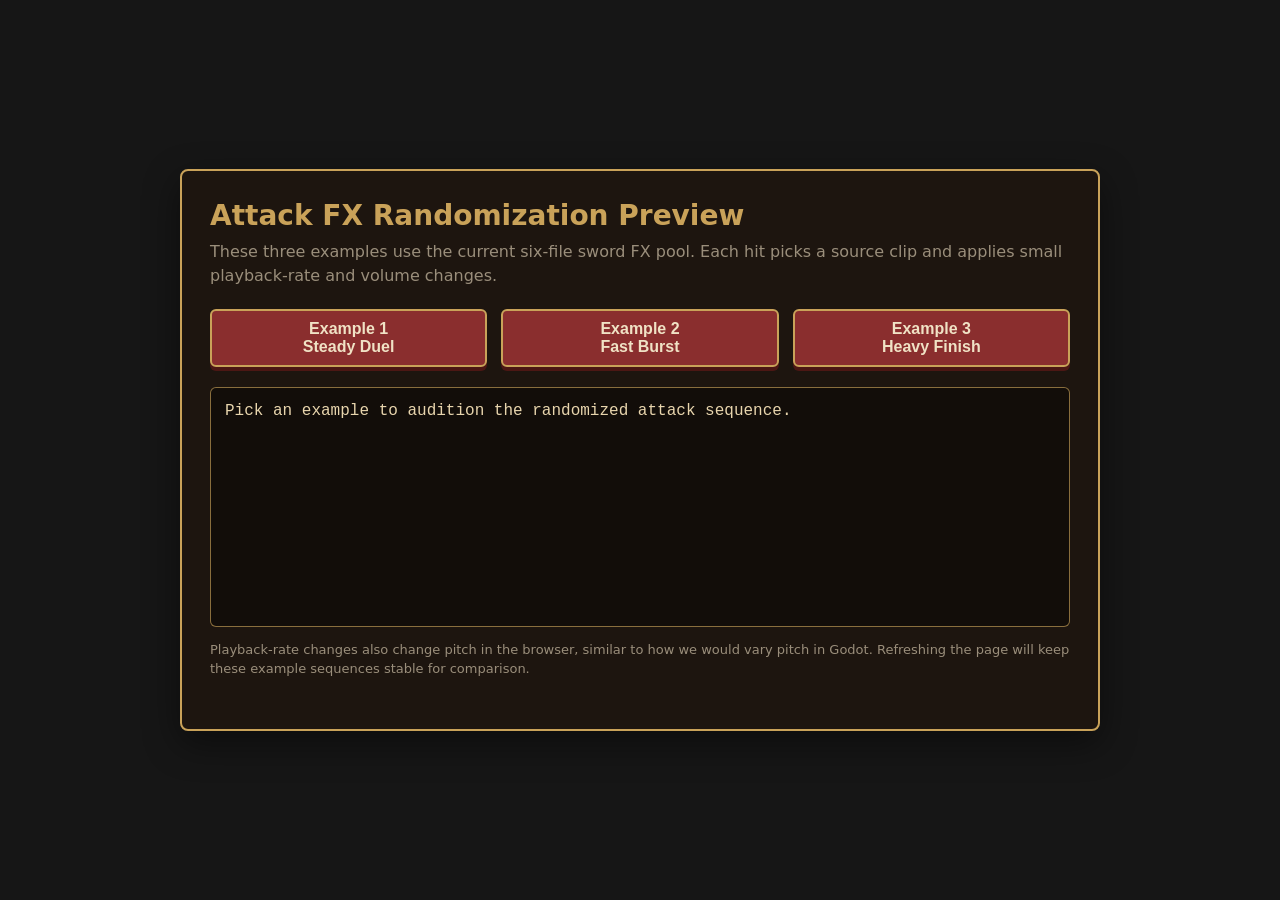
<file: tools/audio-preview/index.html>
<!doctype html>
<html lang="en">
<head>
  <meta charset="utf-8">
  <meta name="viewport" content="width=device-width, initial-scale=1">
  <title>DawnBringer Attack FX Preview</title>
  <style>
    :root {
      color-scheme: dark;
      --bg: #161616;
      --panel: #1d150f;
      --gold: #c9a259;
      --red: #8a2e2e;
      --red-hi: #b94a3d;
      --text: #f0e2c5;
      --muted: #9a8e7b;
    }

    body {
      margin: 0;
      min-height: 100vh;
      background: var(--bg);
      color: var(--text);
      font-family: "Segoe UI", system-ui, sans-serif;
      display: grid;
      place-items: center;
    }

    main {
      width: min(860px, calc(100vw - 40px));
      background: var(--panel);
      border: 2px solid var(--gold);
      border-radius: 8px;
      box-shadow: 0 12px 36px rgba(0, 0, 0, 0.45);
      padding: 28px;
    }

    h1 {
      margin: 0 0 8px;
      font-size: 28px;
      color: var(--gold);
    }

    p {
      margin: 0 0 22px;
      color: var(--muted);
      line-height: 1.45;
    }

    .grid {
      display: grid;
      grid-template-columns: repeat(3, minmax(0, 1fr));
      gap: 14px;
      margin-bottom: 20px;
    }

    button {
      border: 2px solid var(--gold);
      border-radius: 6px;
      background: var(--red);
      color: var(--text);
      min-height: 58px;
      font-size: 16px;
      font-weight: 700;
      cursor: pointer;
      box-shadow: 0 4px 0 #4c1714;
    }

    button:hover {
      background: var(--red-hi);
    }

    button:active {
      transform: translateY(2px);
      box-shadow: 0 2px 0 #4c1714;
    }

    .log {
      min-height: 210px;
      background: #120d09;
      border: 1px solid rgba(201, 162, 89, 0.65);
      border-radius: 6px;
      padding: 14px;
      font-family: Consolas, "Courier New", monospace;
      white-space: pre-wrap;
      color: #e8d5ad;
      overflow: auto;
    }

    .hint {
      margin-top: 14px;
      font-size: 13px;
    }
  </style>
</head>
<body>
  <main>
    <h1>Attack FX Randomization Preview</h1>
    <p>
      These three examples use the current six-file sword FX pool. Each hit
      picks a source clip and applies small playback-rate and volume changes.
    </p>
    <div class="grid">
      <button type="button" data-sequence="0">Example 1<br>Steady Duel</button>
      <button type="button" data-sequence="1">Example 2<br>Fast Burst</button>
      <button type="button" data-sequence="2">Example 3<br>Heavy Finish</button>
    </div>
    <div id="log" class="log">Pick an example to audition the randomized attack sequence.</div>
    <p class="hint">
      Playback-rate changes also change pitch in the browser, similar to how we
      would vary pitch in Godot. Refreshing the page will keep these example
      sequences stable for comparison.
    </p>
  </main>

  <script>
    const clips = {
      clash: "fx/sword_clash_hit.mp3",
      block: "fx/sword_block.mp3",
      swing: "fx/sword_swing.mp3",
      slice: "fx/sword_slice.mp3",
      cut1: "fx/sword_cut_1.mp3",
      cut2: "fx/sword_cut_2.mp3"
    };

    const sequences = [
      [
        ["swing", 0, 0.84, 0.98],
        ["cut1", 310, 0.68, 1.05],
        ["block", 770, 0.58, 0.94],
        ["slice", 1200, 0.70, 1.08],
        ["swing", 1740, 0.62, 0.97],
        ["clash", 2360, 0.72, 1.03],
        ["cut2", 3060, 0.76, 0.99]
      ],
      [
        ["swing", 0, 0.70, 1.12],
        ["cut2", 210, 0.64, 1.18],
        ["cut1", 430, 0.70, 1.07],
        ["block", 690, 0.68, 0.92],
        ["slice", 1010, 0.66, 1.15],
        ["swing", 1280, 0.56, 1.21],
        ["clash", 1640, 0.78, 0.96],
        ["cut2", 2100, 0.74, 1.10]
      ],
      [
        ["swing", 0, 0.62, 0.91],
        ["block", 490, 0.62, 0.88],
        ["cut1", 1040, 0.64, 0.96],
        ["slice", 1580, 0.70, 1.03],
        ["swing", 2220, 0.58, 0.98],
        ["clash", 2820, 0.82, 0.86],
        ["cut2", 3550, 0.86, 0.93]
      ]
    ];

    const log = document.getElementById("log");
    const activeAudios = [];

    function stopActive() {
      while (activeAudios.length > 0) {
        const audio = activeAudios.pop();
        audio.pause();
        audio.currentTime = 0;
      }
    }

    function playHit([clipKey, delayMs, volume, rate], index) {
      setTimeout(() => {
        const audio = new Audio(clips[clipKey]);
        audio.volume = Math.max(0, Math.min(1, volume));
        audio.playbackRate = Math.max(0.5, Math.min(1.5, rate));
        activeAudios.push(audio);
        audio.play().catch((error) => {
          log.textContent += `\nCould not play ${clipKey}: ${error.message}`;
        });
      }, delayMs);
    }

    function describe(sequence, sequenceIndex) {
      const lines = [`Example ${sequenceIndex + 1}`];
      sequence.forEach(([clipKey, delayMs, volume, rate], index) => {
        lines.push(
          `${String(index + 1).padStart(2, "0")}  ` +
          `${String(delayMs).padStart(4, " ")}ms  ` +
          `${clipKey.padEnd(6, " ")}  ` +
          `vol ${volume.toFixed(2)}  rate/pitch ${rate.toFixed(2)}`
        );
      });
      return lines.join("\n");
    }

    document.querySelectorAll("button[data-sequence]").forEach((button) => {
      button.addEventListener("click", () => {
        stopActive();
        const sequenceIndex = Number(button.dataset.sequence);
        const sequence = sequences[sequenceIndex];
        log.textContent = describe(sequence, sequenceIndex);
        sequence.forEach(playHit);
      });
    });
  </script>
</body>
</html>
</file>
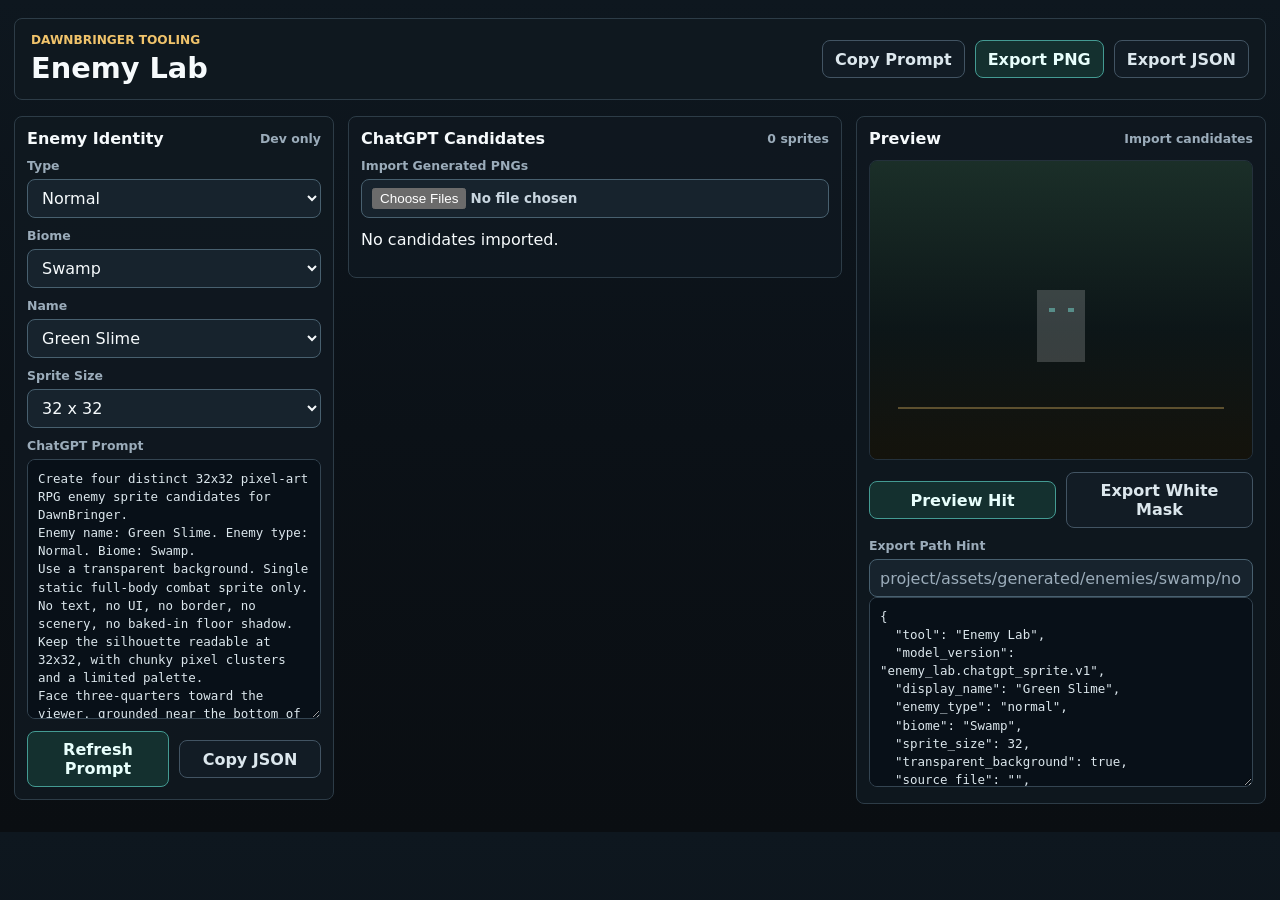
<file: tools/enemy-lab/index.html>
<!doctype html>
<html lang="en">
  <head>
    <meta charset="utf-8" />
    <meta name="viewport" content="width=device-width, initial-scale=1" />
    <title>DawnBringer Enemy Lab</title>
    <link rel="stylesheet" href="styles.css" />
  </head>
  <body>
    <main class="app-shell">
      <header class="app-header">
        <div>
          <p class="eyebrow">DawnBringer Tooling</p>
          <h1>Enemy Lab</h1>
        </div>
        <div class="header-actions">
          <button id="copy-prompt-button" type="button" class="secondary-action">Copy Prompt</button>
          <button id="export-png-button" type="button" class="primary-action">Export PNG</button>
          <button id="export-json-button" type="button" class="secondary-action">Export JSON</button>
        </div>
      </header>

      <section class="workspace" aria-label="Enemy Lab workspace">
        <aside class="panel controls-panel">
          <div class="section-heading">
            <h2>Enemy Identity</h2>
            <span>Dev only</span>
          </div>

          <label class="field">
            <span>Type</span>
            <select id="type-select">
              <option value="normal">Normal</option>
              <option value="captain">Captain</option>
              <option value="elite">Elite</option>
              <option value="boss">Boss</option>
            </select>
          </label>

          <label class="field">
            <span>Biome</span>
            <select id="biome-select"></select>
          </label>

          <label class="field">
            <span>Name</span>
            <select id="name-select"></select>
          </label>

          <label class="field">
            <span>Sprite Size</span>
            <select id="size-select">
              <option value="32">32 x 32</option>
            </select>
          </label>

          <label class="field">
            <span>ChatGPT Prompt</span>
            <textarea id="prompt-output" spellcheck="false" aria-label="ChatGPT sprite generation prompt"></textarea>
          </label>

          <div class="button-row">
            <button id="refresh-prompt-button" type="button" class="primary-action">Refresh Prompt</button>
            <button id="copy-json-button" type="button" class="secondary-action">Copy JSON</button>
          </div>
        </aside>

        <section class="panel candidates-panel">
          <div class="section-heading">
            <h2>ChatGPT Candidates</h2>
            <span id="candidate-count">0 sprites</span>
          </div>
          <label class="file-field">
            <span>Import Generated PNGs</span>
            <input id="candidate-input" type="file" accept="image/png,image/webp,image/jpeg,image/*" multiple />
          </label>
          <div id="candidate-grid" class="candidate-grid"></div>
        </section>

        <aside class="panel preview-panel">
          <div class="section-heading">
            <h2>Preview</h2>
            <span id="selected-label">No selection</span>
          </div>

          <div class="stage">
            <div class="stage-backdrop"></div>
            <div class="floor-line"></div>
            <canvas id="preview-canvas" width="256" height="256" aria-label="Selected enemy sprite preview"></canvas>
          </div>

          <div class="button-row">
            <button id="preview-hit-button" type="button" class="primary-action">Preview Hit</button>
            <button id="export-mask-button" type="button" class="secondary-action">Export White Mask</button>
          </div>

          <label class="field">
            <span>Export Path Hint</span>
            <input id="path-hint" type="text" readonly />
          </label>

          <textarea id="metadata-output" spellcheck="false" aria-label="Enemy metadata JSON"></textarea>
        </aside>
      </section>
    </main>

    <script src="app.js"></script>
  </body>
</html>
</file>
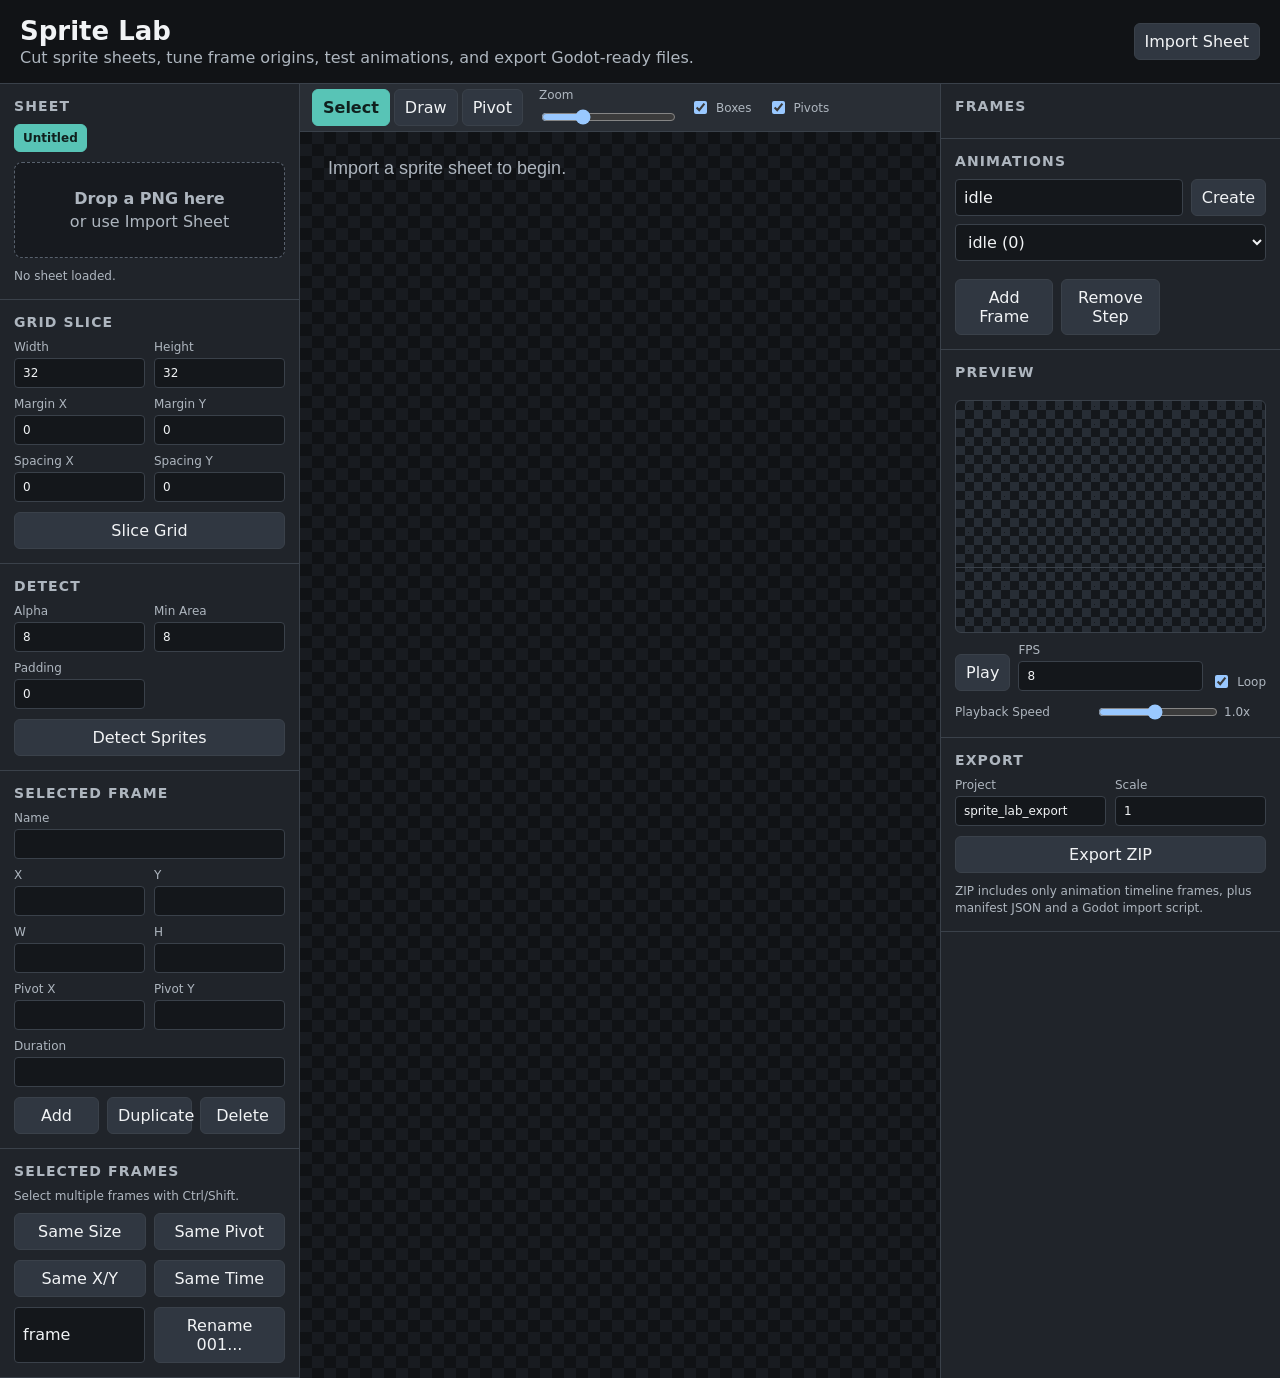
<file: tools/sprite-lab/index.html>
<!doctype html>
<html lang="en">
  <head>
    <meta charset="utf-8">
    <meta name="viewport" content="width=device-width, initial-scale=1">
    <title>Sprite Lab</title>
    <link rel="stylesheet" href="styles.css">
  </head>
  <body>
    <main class="app-shell">
      <header class="topbar">
        <div>
          <h1>Sprite Lab</h1>
          <p>Cut sprite sheets, tune frame origins, test animations, and export Godot-ready files.</p>
        </div>
        <label class="import-button">
          <input id="sheetInput" type="file" accept="image/png,image/webp,image/jpeg">
          Import Sheet
        </label>
      </header>

      <section class="workspace">
        <aside class="panel settings-panel" aria-label="Sprite sheet tools">
          <div class="panel-section">
            <h2>Sheet</h2>
            <div id="sheetTabs" class="sheet-tabs" aria-label="Open sprite sheets"></div>
            <div id="dropZone" class="drop-zone">
              <strong>Drop a PNG here</strong>
              <span>or use Import Sheet</span>
            </div>
            <div class="sheet-meta" id="sheetMeta">No sheet loaded.</div>
          </div>

          <div class="panel-section">
            <h2>Grid Slice</h2>
            <div class="field-grid">
              <label>Width <input id="gridWidth" type="number" min="1" value="32"></label>
              <label>Height <input id="gridHeight" type="number" min="1" value="32"></label>
              <label>Margin X <input id="gridMarginX" type="number" min="0" value="0"></label>
              <label>Margin Y <input id="gridMarginY" type="number" min="0" value="0"></label>
              <label>Spacing X <input id="gridSpacingX" type="number" min="0" value="0"></label>
              <label>Spacing Y <input id="gridSpacingY" type="number" min="0" value="0"></label>
            </div>
            <button id="sliceGridButton" class="wide-button">Slice Grid</button>
          </div>

          <div class="panel-section">
            <h2>Detect</h2>
            <div class="field-grid">
              <label>Alpha <input id="alphaThreshold" type="number" min="1" max="255" value="8"></label>
              <label>Min Area <input id="minArea" type="number" min="1" value="8"></label>
              <label>Padding <input id="detectPadding" type="number" min="0" value="0"></label>
            </div>
            <button id="detectButton" class="wide-button">Detect Sprites</button>
          </div>

          <div class="panel-section">
            <h2>Selected Frame</h2>
            <div class="frame-editor-grid">
              <label>Name <input id="frameName" type="text"></label>
              <div class="pair-row">
                <label>X <input id="frameX" type="number"></label>
                <label>Y <input id="frameY" type="number"></label>
              </div>
              <div class="pair-row">
                <label>W <input id="frameW" type="number" min="1"></label>
                <label>H <input id="frameH" type="number" min="1"></label>
              </div>
              <div class="pair-row">
                <label>Pivot X <input id="pivotX" type="number"></label>
                <label>Pivot Y <input id="pivotY" type="number"></label>
              </div>
              <label>Duration <input id="frameDuration" type="number" min="1" value="100"></label>
            </div>
            <div class="button-row">
              <button id="addFrameButton">Add</button>
              <button id="duplicateFrameButton">Duplicate</button>
              <button id="deleteFrameButton">Delete</button>
            </div>
          </div>

          <div class="panel-section">
            <h2>Selected Frames</h2>
            <div class="bulk-meta" id="bulkMeta">Select multiple frames with Ctrl/Shift.</div>
            <div class="button-row two">
              <button id="sameSizeButton">Same Size</button>
              <button id="samePivotButton">Same Pivot</button>
            </div>
            <div class="button-row two">
              <button id="samePositionButton">Same X/Y</button>
              <button id="sameDurationButton">Same Time</button>
            </div>
            <div class="rename-tools">
              <input id="bulkPrefix" type="text" value="frame" aria-label="Frame name prefix">
              <button id="renameSelectedButton">Rename 001...</button>
            </div>
          </div>
        </aside>

        <section class="stage-panel" aria-label="Sprite sheet canvas">
          <div class="canvas-toolbar">
            <div class="segmented">
              <button id="toolSelect" class="active">Select</button>
              <button id="toolDraw">Draw</button>
              <button id="toolPivot">Pivot</button>
            </div>
            <label>Zoom <input id="zoomRange" type="range" min="1" max="8" value="3"></label>
            <label class="check"><input id="showGrid" type="checkbox" checked> Boxes</label>
            <label class="check"><input id="showPivots" type="checkbox" checked> Pivots</label>
          </div>
          <div class="canvas-wrap">
            <canvas id="sheetCanvas" width="960" height="540"></canvas>
          </div>
        </section>

        <aside class="panel animation-panel" aria-label="Animation tools">
          <div class="panel-section">
            <h2>Frames</h2>
            <div id="frameList" class="frame-list"></div>
          </div>

          <div class="panel-section">
            <h2>Animations</h2>
            <div class="animation-create">
              <input id="animationName" type="text" value="idle" aria-label="Animation name">
              <button id="addAnimationButton">Create</button>
            </div>
            <select id="animationSelect" aria-label="Animation selection"></select>
            <div class="button-row">
              <button id="addToAnimationButton">Add Frame</button>
              <button id="removeAnimFrameButton">Remove Step</button>
            </div>
            <div id="timeline" class="timeline"></div>
          </div>

          <div class="panel-section preview-section">
            <h2>Preview</h2>
            <canvas id="previewCanvas" width="256" height="192"></canvas>
            <div class="preview-controls">
              <button id="playButton">Play</button>
              <label>FPS <input id="fpsInput" type="number" min="1" max="60" value="8"></label>
              <label class="check"><input id="loopInput" type="checkbox" checked> Loop</label>
            </div>
            <label class="speed-slider">Playback Speed
              <input id="speedRange" type="range" min="0.1" max="2" step="0.1" value="1">
              <span id="speedValue">1.0x</span>
            </label>
          </div>

          <div class="panel-section">
            <h2>Export</h2>
            <div class="field-grid">
              <label>Project <input id="exportName" type="text" value="sprite_lab_export"></label>
              <label>Scale <input id="exportScale" type="number" min="1" value="1"></label>
            </div>
            <button id="exportButton" class="wide-button">Export ZIP</button>
            <p class="hint">ZIP includes only animation timeline frames, plus manifest JSON and a Godot import script.</p>
          </div>
        </aside>
      </section>
    </main>

    <script src="app.js"></script>
  </body>
</html>
</file>
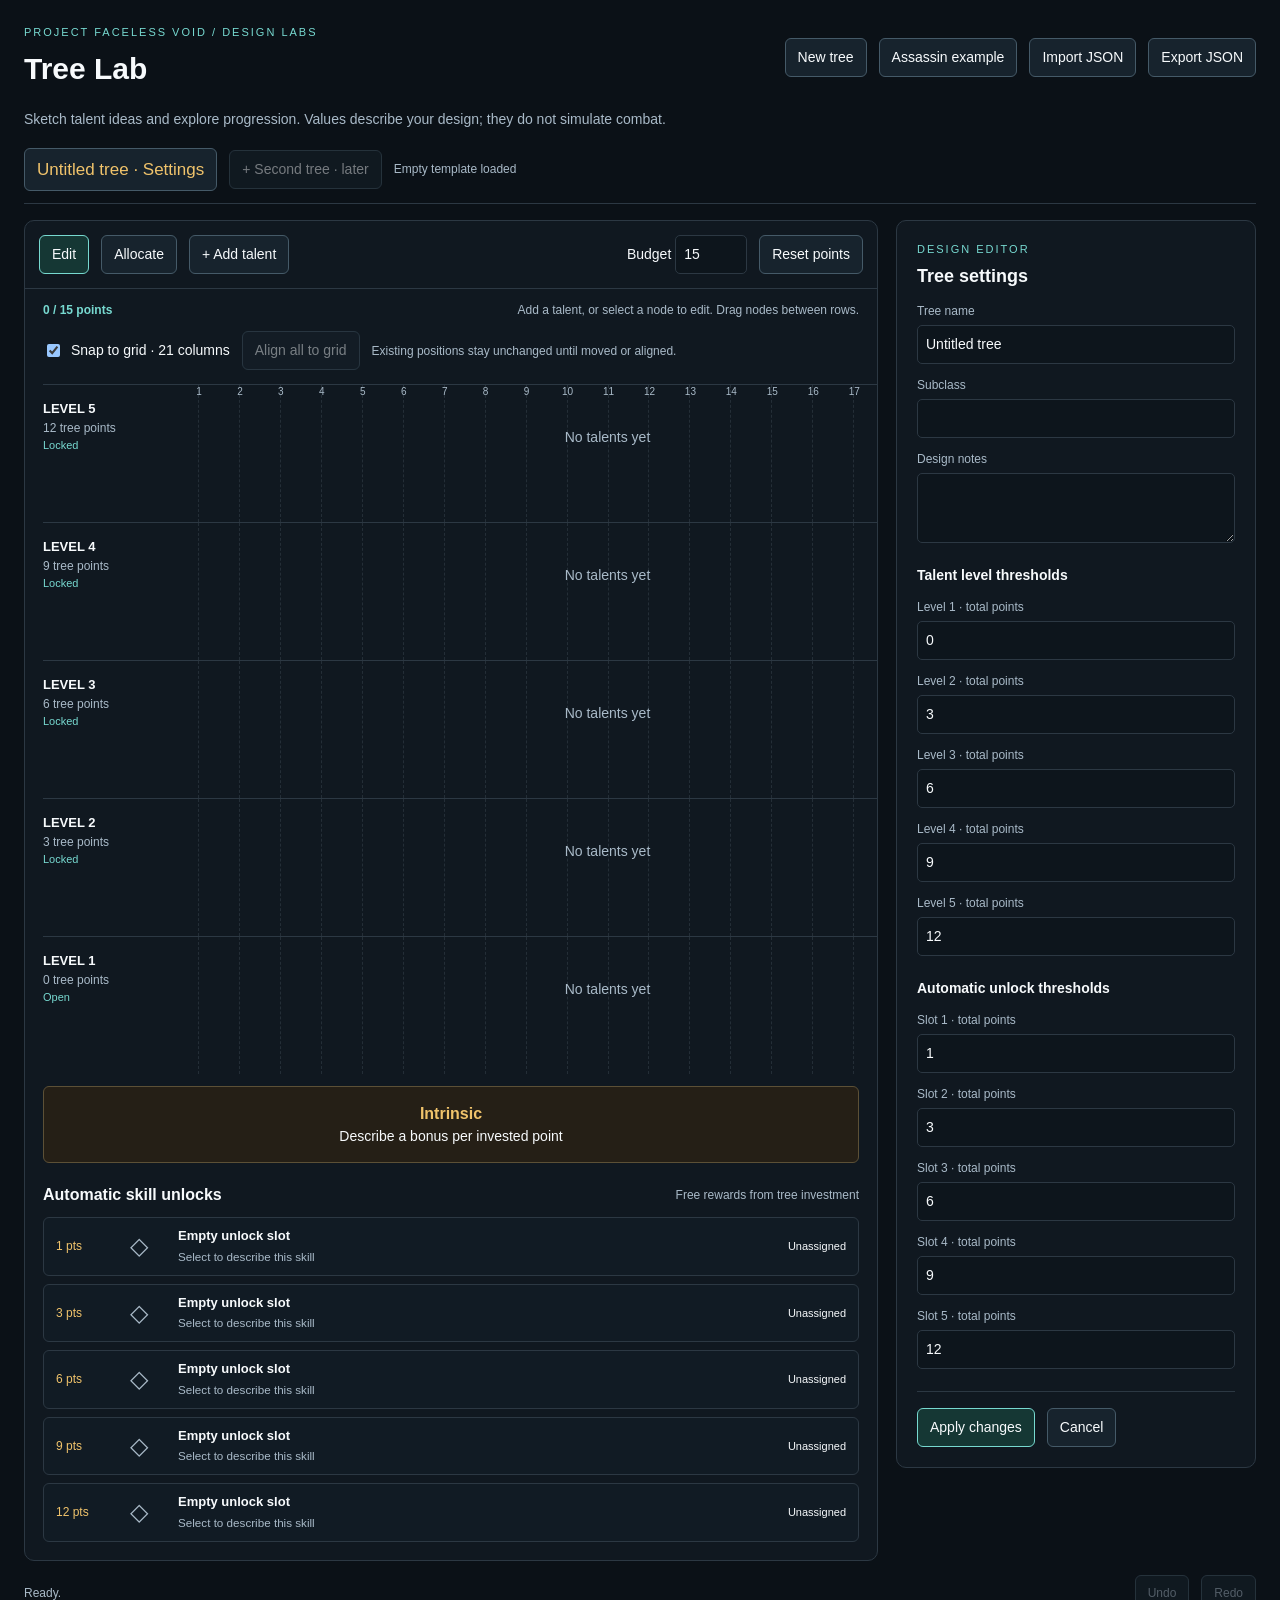
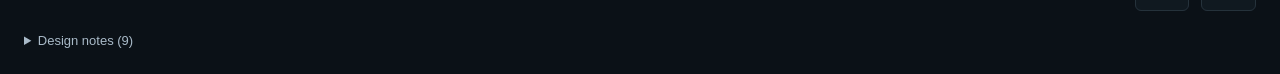
<file: tools/tree-lab/index.html>
<!doctype html>
<html lang="en"><head><meta charset="utf-8"><meta name="viewport" content="width=device-width, initial-scale=1"><title>Tree Lab · Project Faceless Void</title><link rel="stylesheet" href="styles.css"></head>
<body><main>
<header><div><p class="eyebrow">PROJECT FACELESS VOID / DESIGN LABS</p><h1>Tree Lab</h1></div><div class="actions"><button id="new">New tree</button><button id="example">Assassin example</button><button id="import">Import JSON</button><button id="export">Export JSON</button><input id="file" type="file" accept=".json,application/json" hidden></div></header>
<p class="notice">Sketch talent ideas and explore progression. Values describe your design; they do not simulate combat.</p>
<section id="recovery" hidden aria-label="Draft recovery"><p id="recovery-message"></p><div class="actions"><button id="restore">Restore draft</button><button id="download-draft">Download saved draft</button><button id="use-current">Keep current tree instead</button></div></section>
<nav aria-label="Tree controls"><button id="tree-name">Untitled tree</button><button disabled>+ Second tree · later</button><span id="save-status" role="status"></span></nav>
<div class="workspace"><section class="canvas-panel" aria-label="Talent canvas">
<div class="toolbar"><div class="actions"><button id="edit" aria-pressed="true">Edit</button><button id="allocate" aria-pressed="false">Allocate</button><button id="add">+ Add talent</button></div><div class="actions"><label>Budget <input id="budget" type="number" min="0" max="10000" step="1" value="15"></label><button id="reset">Reset points</button></div></div>
<div class="summary"><strong id="points"></strong><span id="mode-help"></span></div>
<div id="grid-controls" class="grid-toolbar"><label class="check"><input id="snap-grid" type="checkbox" checked> Snap to grid · 21 columns</label><button id="align-grid">Align all to grid</button><span class="small">Existing positions stay unchanged until moved or aligned.</span></div>
<div class="canvas-scroll"><div id="canvas"><svg id="connections" aria-label="Prerequisite connections"></svg><div id="levels"></div></div></div>
<button id="intrinsic" class="intrinsic"></button><div class="track-heading"><h2>Automatic skill unlocks</h2><span>Free rewards from tree investment</span></div><div id="unlocks"></div>
</section><aside aria-label="Inspector"><p class="eyebrow" id="inspector-kicker">TREE SETTINGS</p><h2 id="selected-name"></h2><form id="inspector"></form></aside></div>
<footer><div id="status" role="status">Ready.</div><div class="actions"><button id="undo">Undo</button><button id="redo">Redo</button></div></footer>
<details id="warnings"><summary id="warning-count">Design notes</summary><ul id="warning-list"></ul></details>
</main><div id="tooltip" role="tooltip" hidden></div>
<script src="data/bundle.js"></script><script src="model.js"></script><script src="app.js"></script></body></html>
</file>
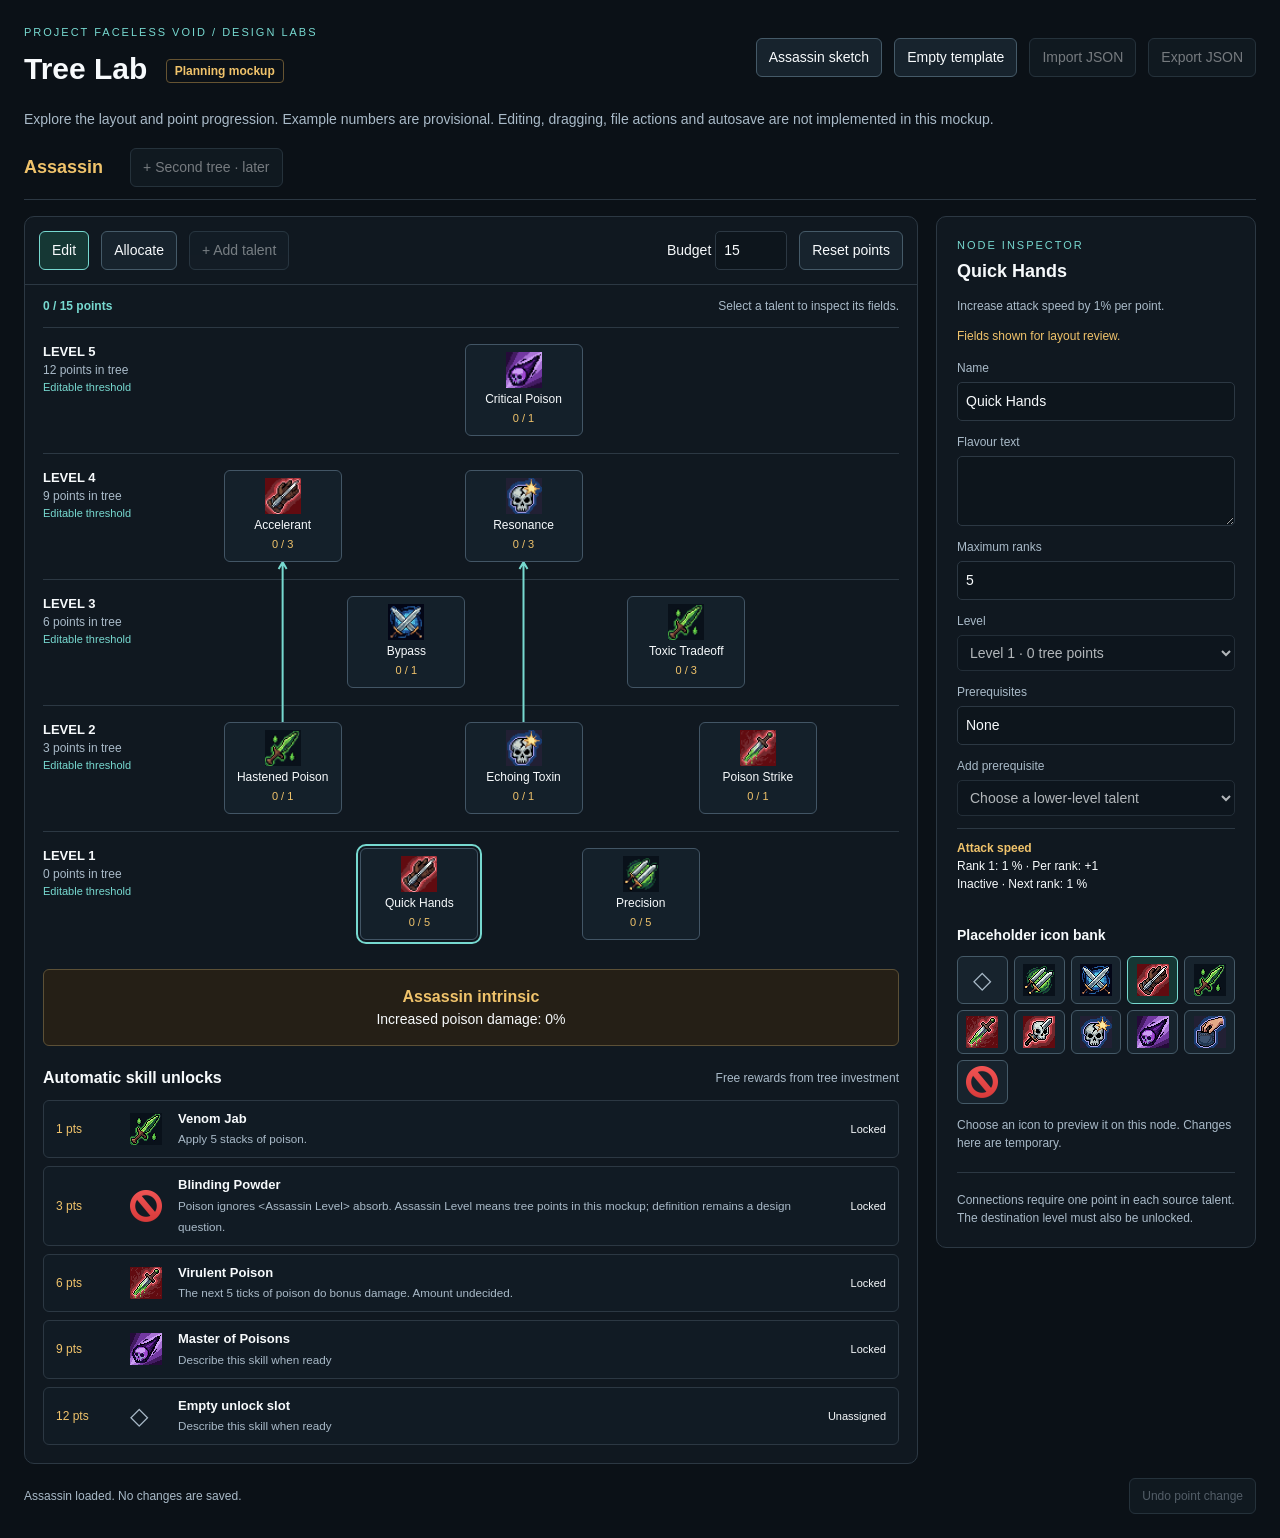
<file: tools/tree-lab/planning/mockup.html>
<!doctype html>
<html lang="en">
<head>
  <meta charset="utf-8"><meta name="viewport" content="width=device-width, initial-scale=1">
  <title>Tree Lab — planning mockup</title>
  <link rel="stylesheet" href="mockup.css">
</head>
<body>
<main>
  <header>
    <div><p class="eyebrow">PROJECT FACELESS VOID / DESIGN LABS</p><h1>Tree Lab <span>Planning mockup</span></h1></div>
    <div class="actions"><button id="sample">Assassin sketch</button><button id="empty">Empty template</button><button disabled>Import JSON</button><button disabled>Export JSON</button></div>
  </header>
  <p class="notice">Explore the layout and point progression. Example numbers are provisional. Editing, dragging, file actions and autosave are not implemented in this mockup.</p>
  <nav aria-label="Tree slots"><strong id="tree-name">Assassin</strong><button disabled>+ Second tree · later</button></nav>
  <div class="workspace">
    <section class="canvas-panel" aria-label="Talent canvas">
      <div class="toolbar">
        <div class="actions"><button id="edit" aria-pressed="true">Edit</button><button id="allocate" aria-pressed="false">Allocate</button><button id="add" disabled>+ Add talent</button></div>
        <div class="actions"><label>Budget <input id="budget" type="number" min="0" max="100" value="15"></label><button id="reset">Reset points</button></div>
      </div>
      <div class="summary"><strong id="points">0 / 15 points</strong><span id="mode-help">Select a talent to inspect its fields.</span></div>
      <div class="canvas-scroll"><div id="canvas"><svg id="connections" aria-label="Talent prerequisite connections"></svg><div id="levels"></div></div></div>
      <button id="intrinsic" class="intrinsic"></button>
      <div class="track-heading"><h2>Automatic skill unlocks</h2><span>Free rewards from tree investment</span></div>
      <div id="unlocks"></div>
    </section>
    <aside aria-label="Selected node inspector">
      <p class="eyebrow">NODE INSPECTOR</p><h2 id="selected-name">Select a talent</h2>
      <p id="selected-description"></p>
      <div id="rank-controls" class="actions"><button id="minus" aria-label="Refund one rank">−</button><strong id="rank"></strong><button id="plus" aria-label="Allocate one rank">+</button></div>
      <p id="eligibility" role="status"></p>
      <div id="fields"></div>
      <h3>Placeholder icon bank</h3><div id="icons" aria-label="Placeholder icons"></div>
      <p class="small">Choose an icon to preview it on this node. Changes here are temporary.</p>
      <div class="inspector-note">Connections require one point in each source talent. The destination level must also be unlocked.</div>
    </aside>
  </div>
  <footer><span id="status" role="status">Assassin concept loaded. No changes are saved.</span><button id="undo" disabled>Undo point change</button></footer>
</main>
<script src="preview-data.js"></script><script src="mockup.js"></script>
</body></html>
</file>
<file: tools/enemy-lab/styles.css>
:root {
  color-scheme: dark;
  --bg: #0b1117;
  --surface: #101820;
  --surface-strong: #17232d;
  --surface-deep: #081018;
  --border: #2d3c47;
  --text: #f6fafc;
  --soft: #c8d5df;
  --muted: #9bacba;
  --gold: #f0c36b;
  --teal: #77d9d0;
  --danger: #be6a56;
  --violet: #9b87d7;
}

* {
  box-sizing: border-box;
}

body {
  margin: 0;
  background:
    linear-gradient(180deg, #0e171f 0%, var(--bg) 52%, #0a0e12 100%);
  color: var(--text);
  font-family:
    Inter, ui-sans-serif, system-ui, -apple-system, BlinkMacSystemFont, "Segoe UI",
    sans-serif;
}

button,
input,
select,
textarea {
  font: inherit;
}

button,
select,
input {
  min-height: 38px;
  border: 1px solid #48606f;
  border-radius: 8px;
  background: var(--surface-strong);
  color: var(--text);
}

button {
  padding: 8px 12px;
  font-weight: 900;
  cursor: pointer;
}

button:hover,
button:focus-visible,
select:focus-visible,
input:focus-visible,
textarea:focus-visible {
  border-color: var(--teal);
  outline: none;
}

select,
input {
  width: 100%;
  padding: 8px 10px;
}

input[readonly] {
  color: var(--muted);
}

textarea {
  width: 100%;
  min-height: 190px;
  resize: vertical;
  border: 1px solid #344552;
  border-radius: 8px;
  padding: 10px;
  background: var(--surface-deep);
  color: #dce7ed;
  font-family: "Cascadia Mono", Consolas, monospace;
  font-size: 0.78rem;
  line-height: 1.45;
}

h1,
h2,
p {
  margin-top: 0;
}

h1 {
  margin-bottom: 0;
  font-size: 1.8rem;
}

h2 {
  margin-bottom: 0;
  font-size: 1rem;
}

.app-shell {
  display: grid;
  gap: 16px;
  width: min(1680px, calc(100vw - 28px));
  margin: 0 auto;
  padding: 18px 0 28px;
}

.app-header,
.panel {
  border: 1px solid var(--border);
  border-radius: 8px;
  background: rgb(16 24 32 / 92%);
}

.app-header {
  display: flex;
  align-items: center;
  justify-content: space-between;
  gap: 12px;
  min-height: 78px;
  padding: 14px 16px;
}

.eyebrow {
  margin: 0 0 4px;
  color: var(--gold);
  font-size: 0.76rem;
  font-weight: 900;
  text-transform: uppercase;
}

.header-actions,
.button-row,
.section-heading {
  display: flex;
  align-items: center;
  justify-content: space-between;
  gap: 10px;
}

.primary-action {
  border-color: #449b93;
  background: #14302f;
  color: #e8fffc;
}

.secondary-action {
  border-color: #425463;
  background: #121c25;
  color: #dce7ed;
}

.workspace {
  display: grid;
  grid-template-columns: minmax(260px, 320px) minmax(460px, 1fr) minmax(330px, 410px);
  gap: 14px;
  align-items: start;
}

.panel {
  min-width: 0;
  padding: 12px;
}

.section-heading span,
.field > span,
.file-field > span {
  color: var(--muted);
  font-size: 0.78rem;
  font-weight: 900;
}

.field,
.file-field {
  display: grid;
  gap: 6px;
  margin-top: 10px;
}

.file-field input {
  color: var(--soft);
  font-size: 0.84rem;
  font-weight: 800;
}

#prompt-output {
  min-height: 260px;
}

.button-row {
  margin-top: 12px;
}

.button-row button {
  flex: 1 1 0;
}

.candidate-grid {
  display: grid;
  grid-template-columns: repeat(auto-fill, minmax(150px, 1fr));
  gap: 10px;
  margin-top: 12px;
}

.candidate-card {
  display: grid;
  gap: 8px;
  min-height: 188px;
  border: 1px solid rgb(156 171 186 / 22%);
  border-radius: 8px;
  padding: 10px;
  background: rgb(8 16 24 / 42%);
  text-align: left;
}

.candidate-card:hover,
.candidate-card:focus-visible,
.candidate-card.selected {
  border-color: var(--teal);
  background: #14302f;
}

.candidate-card canvas {
  width: 128px;
  height: 128px;
  justify-self: center;
  image-rendering: pixelated;
  background:
    linear-gradient(45deg, rgb(255 255 255 / 8%) 25%, transparent 25%),
    linear-gradient(-45deg, rgb(255 255 255 / 8%) 25%, transparent 25%),
    linear-gradient(45deg, transparent 75%, rgb(255 255 255 / 8%) 75%),
    linear-gradient(-45deg, transparent 75%, rgb(255 255 255 / 8%) 75%);
  background-position:
    0 0,
    0 8px,
    8px -8px,
    -8px 0;
  background-size: 16px 16px;
}

.candidate-card strong,
.candidate-card span {
  display: block;
}

.candidate-card strong {
  font-size: 0.86rem;
}

.candidate-card span {
  color: var(--muted);
  font-size: 0.7rem;
  font-weight: 900;
  text-transform: uppercase;
}

.stage {
  position: relative;
  display: grid;
  place-items: center;
  height: 300px;
  overflow: hidden;
  border: 1px solid #24313c;
  border-radius: 8px;
  margin-top: 12px;
  background:
    linear-gradient(180deg, #111c26 0%, #0b1117 62%, #15130f 100%);
}

.stage-backdrop {
  position: absolute;
  inset: 0;
  background: var(--biome-gradient, linear-gradient(180deg, #14202b, #0a1016));
  opacity: 0.82;
}

.floor-line {
  position: absolute;
  right: 28px;
  bottom: 50px;
  left: 28px;
  height: 2px;
  background: rgb(240 195 107 / 34%);
}

#preview-canvas {
  position: relative;
  width: 256px;
  height: 256px;
  image-rendering: pixelated;
}

#preview-canvas.hit {
  animation: hit-flash 420ms ease-out 1;
}

@keyframes hit-flash {
  0% {
    filter: brightness(1);
    translate: 0 0;
  }
  18% {
    filter: brightness(2.4) saturate(0.3);
    translate: -9px 1px;
  }
  46% {
    filter: brightness(1.25);
    translate: 7px -2px;
  }
  100% {
    filter: brightness(1);
    translate: 0 0;
  }
}

@media (max-width: 1160px) {
  .workspace {
    grid-template-columns: minmax(0, 1fr);
  }
}

@media (max-width: 720px) {
  .app-header,
  .header-actions {
    align-items: stretch;
    flex-direction: column;
  }
}
</file>
<file: tools/sprite-lab/styles.css>
:root {
  color-scheme: dark;
  --bg: #15171a;
  --panel: #20242a;
  --panel-2: #292e35;
  --ink: #f1f3f5;
  --muted: #aeb6bf;
  --line: #3a414a;
  --accent: #58c4b6;
  --accent-2: #f2c14e;
  --danger: #ee6c4d;
  --focus: #8dd7cf;
  font-family: Inter, ui-sans-serif, system-ui, -apple-system, BlinkMacSystemFont, "Segoe UI", sans-serif;
}

* {
  box-sizing: border-box;
}

body {
  margin: 0;
  min-width: 1120px;
  background: var(--bg);
  color: var(--ink);
}

button,
input,
select {
  font: inherit;
}

button,
.import-button {
  border: 1px solid var(--line);
  background: #303741;
  color: var(--ink);
  padding: 8px 10px;
  border-radius: 6px;
  cursor: pointer;
}

button:hover,
.import-button:hover {
  border-color: var(--focus);
}

button.active {
  background: var(--accent);
  border-color: var(--accent);
  color: #10201e;
  font-weight: 700;
}

input,
select {
  width: 100%;
  min-width: 0;
  border: 1px solid var(--line);
  background: #14171b;
  color: var(--ink);
  border-radius: 4px;
  padding: 7px 8px;
}

input[type="checkbox"] {
  width: auto;
}

input[type="range"] {
  padding: 0;
}

.app-shell {
  min-height: 100vh;
  display: flex;
  flex-direction: column;
}

.topbar {
  min-height: 84px;
  display: flex;
  align-items: center;
  justify-content: space-between;
  gap: 24px;
  padding: 16px 20px;
  border-bottom: 1px solid var(--line);
  background: #111316;
}

.topbar h1 {
  margin: 0 0 2px;
  font-size: 26px;
  letter-spacing: 0;
}

.topbar p {
  margin: 0;
  color: var(--muted);
}

.import-button input {
  display: none;
}

.workspace {
  display: grid;
  grid-template-columns: 300px minmax(480px, 1fr) 340px;
  min-height: calc(100vh - 84px);
}

.panel {
  background: var(--panel);
  border-right: 1px solid var(--line);
  overflow: auto;
}

.animation-panel {
  border-right: 0;
  border-left: 1px solid var(--line);
}

.panel-section {
  padding: 14px;
  border-bottom: 1px solid var(--line);
}

.panel-section h2 {
  margin: 0 0 10px;
  font-size: 14px;
  text-transform: uppercase;
  letter-spacing: .08em;
  color: var(--muted);
}

.drop-zone {
  min-height: 96px;
  border: 1px dashed #58616d;
  border-radius: 8px;
  display: grid;
  place-items: center;
  align-content: center;
  gap: 4px;
  color: var(--muted);
  background: #171a1f;
}

.sheet-tabs {
  display: flex;
  flex-wrap: wrap;
  gap: 6px;
  margin-bottom: 10px;
}

.sheet-tab {
  max-width: 126px;
  overflow: hidden;
  text-overflow: ellipsis;
  white-space: nowrap;
  padding: 6px 8px;
  font-size: 12px;
}

.sheet-tab.active {
  background: var(--accent);
  border-color: var(--accent);
  color: #10201e;
  font-weight: 700;
}

.drop-zone.dragging {
  border-color: var(--accent);
  background: #19302e;
}

.sheet-meta,
.hint {
  margin: 10px 0 0;
  color: var(--muted);
  font-size: 12px;
  line-height: 1.4;
}

.field-grid {
  display: grid;
  grid-template-columns: repeat(2, minmax(0, 1fr));
  gap: 9px;
}

.frame-editor-grid,
.rename-tools {
  display: grid;
  gap: 9px;
}

.pair-row,
.rename-tools {
  display: grid;
  grid-template-columns: repeat(2, minmax(0, 1fr));
  gap: 9px;
}

.frame-editor-grid label,
.bulk-meta {
  color: var(--muted);
  font-size: 12px;
}

.frame-editor-grid label {
  display: grid;
  gap: 4px;
}

.field-grid label,
.canvas-toolbar label,
.preview-controls label {
  color: var(--muted);
  font-size: 12px;
  display: grid;
  gap: 4px;
}

.wide-button {
  width: 100%;
  margin-top: 10px;
}

.button-row {
  display: grid;
  grid-template-columns: repeat(3, minmax(0, 1fr));
  gap: 8px;
  margin-top: 10px;
}

.button-row.two {
  grid-template-columns: repeat(2, minmax(0, 1fr));
}

.bulk-meta {
  margin-bottom: 10px;
}

.rename-tools {
  margin-top: 10px;
}

.stage-panel {
  display: grid;
  grid-template-rows: 48px 1fr;
  min-width: 0;
}

.canvas-toolbar {
  display: flex;
  align-items: center;
  gap: 16px;
  padding: 8px 12px;
  border-bottom: 1px solid var(--line);
  background: var(--panel-2);
}

.segmented {
  display: inline-grid;
  grid-auto-flow: column;
  gap: 4px;
}

.check {
  display: inline-flex !important;
  grid-auto-flow: column;
  align-items: center;
  gap: 6px !important;
}

.canvas-wrap {
  min-height: 0;
  overflow: auto;
  background-color: #101215;
  background-image:
    linear-gradient(45deg, #181b20 25%, transparent 25%),
    linear-gradient(-45deg, #181b20 25%, transparent 25%),
    linear-gradient(45deg, transparent 75%, #181b20 75%),
    linear-gradient(-45deg, transparent 75%, #181b20 75%);
  background-size: 24px 24px;
  background-position: 0 0, 0 12px, 12px -12px, -12px 0;
}

#sheetCanvas {
  display: block;
  image-rendering: pixelated;
}

.frame-list,
.timeline {
  display: grid;
  gap: 6px;
  overflow: auto;
}

.frame-list {
  max-height: 420px;
}

.timeline {
  max-height: 220px;
}

.frame-item,
.timeline-item {
  display: grid;
  grid-template-columns: 52px 1fr auto;
  align-items: center;
  gap: 8px;
  min-height: 44px;
  border: 1px solid var(--line);
  border-radius: 6px;
  background: #171a1f;
  padding: 5px;
  cursor: pointer;
}

.frame-item {
  position: relative;
}

.frame-item.selected,
.timeline-item.selected {
  border-color: var(--accent);
  box-shadow: inset 0 0 0 1px var(--accent);
}

.frame-item.multi-selected {
  border-color: var(--accent-2);
}

.thumb {
  width: 42px;
  height: 32px;
  object-fit: contain;
  image-rendering: pixelated;
  background:
    linear-gradient(45deg, #272d35 25%, transparent 25%),
    linear-gradient(-45deg, #272d35 25%, transparent 25%),
    linear-gradient(45deg, transparent 75%, #272d35 75%),
    linear-gradient(-45deg, transparent 75%, #272d35 75%);
  background-color: #1b1f25;
  background-size: 12px 12px;
  background-position: 0 0, 0 6px, 6px -6px, -6px 0;
}

.frame-label {
  min-width: 0;
  overflow: hidden;
  text-overflow: ellipsis;
  white-space: nowrap;
}

.frame-detail {
  color: var(--muted);
  font-size: 11px;
}

.animation-create {
  display: grid;
  grid-template-columns: 1fr auto;
  gap: 8px;
  margin-bottom: 8px;
}

#animationSelect {
  margin-bottom: 8px;
}

.preview-section {
  display: grid;
  gap: 10px;
}

#previewCanvas {
  width: 100%;
  aspect-ratio: 4 / 3;
  height: auto;
  image-rendering: pixelated;
  background:
    linear-gradient(45deg, #272d35 25%, transparent 25%),
    linear-gradient(-45deg, #272d35 25%, transparent 25%),
    linear-gradient(45deg, transparent 75%, #272d35 75%),
    linear-gradient(-45deg, transparent 75%, #272d35 75%);
  background-color: #14171b;
  background-size: 18px 18px;
  background-position: 0 0, 0 9px, 9px -9px, -9px 0;
  border: 1px solid var(--line);
  border-radius: 6px;
}

.preview-controls {
  display: grid;
  grid-template-columns: auto 1fr auto;
  align-items: end;
  gap: 8px;
}

.speed-slider {
  display: grid;
  grid-template-columns: 1fr 120px 42px;
  align-items: center;
  gap: 8px;
  color: var(--muted);
  font-size: 12px;
}

@media (max-width: 1180px) {
  body {
    min-width: 0;
  }

  .workspace {
    grid-template-columns: 280px minmax(420px, 1fr);
  }

  .animation-panel {
    grid-column: 1 / -1;
    border-left: 0;
    border-top: 1px solid var(--line);
  }
}
</file>
<file: tools/tree-lab/styles.css>
:root{color-scheme:dark;--bg:#0b1117;--panel:#101820;--raised:#17232d;--line:#2c3843;--text:#f7fafc;--muted:#a9bac8;--teal:#77d9d0;--gold:#f0c36b}
*{box-sizing:border-box}body{margin:0;background:var(--bg);color:var(--text);font:14px/1.5 'Segoe UI',sans-serif}main{max-width:1600px;margin:auto;padding:24px}header,.actions,.toolbar,.summary,nav,footer,.track-heading{display:flex;align-items:center;gap:12px;flex-wrap:wrap}header,.toolbar,.summary,footer,.track-heading{justify-content:space-between}h1{font-size:30px;margin:0}h1 span{font-size:12px;vertical-align:middle;color:var(--gold);border:1px solid #665432;border-radius:4px;padding:4px 8px;margin-left:10px}h2{font-size:18px;margin:0}h3{font-size:14px;margin:22px 0 10px}.eyebrow{font-size:11px;letter-spacing:2px;color:var(--teal);margin:0 0 5px}.notice{color:var(--muted);margin:18px 0}button,input,select,textarea{font:inherit;color:inherit}button{border:1px solid #455a68;background:var(--raised);border-radius:6px;padding:8px 12px;cursor:pointer}button:hover:not(:disabled){border-color:var(--teal)}button:focus-visible,input:focus-visible{outline:2px solid var(--teal);outline-offset:3px}button:disabled{opacity:.45;cursor:default}button[aria-pressed=true]{border-color:var(--teal);background:#153734}input,select,textarea{background:#0d151c;border:1px solid var(--line);border-radius:5px;padding:8px;max-width:100%}input[type=number]{width:72px}textarea{resize:vertical;min-height:70px}nav{margin-bottom:16px;border-bottom:1px solid var(--line);padding-bottom:12px}nav strong{font-size:18px;color:var(--gold);margin-right:15px}.workspace{display:grid;grid-template-columns:minmax(0,1fr) 320px;gap:18px}.canvas-panel,aside{border:1px solid var(--line);background:var(--panel);border-radius:10px}.canvas-panel{overflow:hidden}aside{padding:20px;align-self:start}.toolbar{padding:14px;border-bottom:1px solid var(--line)}.summary{padding:12px 18px;color:var(--muted);font-size:12px}.summary strong{color:var(--teal)}.canvas-scroll{overflow-x:auto}#canvas{position:relative;min-width:640px;padding:0 18px}#connections{position:absolute;inset:0;width:100%;height:100%;pointer-events:none;z-index:1}.level{height:126px;position:relative;border-top:1px solid var(--line);padding-left:105px}.level-label{position:absolute;left:0;top:14px;font-size:12px;color:var(--muted);width:98px}.level-label strong{display:block;color:var(--text);font-size:13px}.level-label em{display:block;color:var(--teal);font-style:normal;font-size:11px}.nodes{position:relative;height:100%;margin:0 50px}.node{position:absolute;top:16px;transform:translateX(-50%);width:118px;min-height:92px;padding:6px 3px;background:#14202a;z-index:2;border-color:#425565}.node img{width:36px;height:36px;image-rendering:auto;display:block;margin:auto}.node .node-label{display:block;font-size:12px;line-height:1.25;overflow-wrap:anywhere;margin-top:4px}.node .rank-tag{font-size:11px;color:var(--gold)}.node.selected{outline:2px solid var(--teal);outline-offset:2px}.node.locked{background:#10171e;border-style:dashed;color:#a8b6c0}.node.locked img{filter:grayscale(.8);opacity:.55}.node.owned{border-color:var(--gold)}.empty-row{color:var(--muted);padding:42px 20px;text-align:center}.intrinsic{display:block;width:calc(100% - 36px);margin:12px 18px 20px;border-color:#5c5036;background:#251f16;text-align:center;padding:15px}.intrinsic strong{display:block;color:var(--gold);font-size:16px}.track-heading{padding:0 18px 10px}.track-heading h2{font-size:16px}.track-heading span{font-size:12px;color:var(--muted)}#unlocks{padding:0 18px 18px;display:grid;gap:8px}.unlock{display:grid;grid-template-columns:62px 36px 1fr auto;align-items:center;gap:12px;text-align:left;width:100%;border-color:var(--line);background:#111b24}.unlock img{width:32px;height:32px}.unlock strong{display:block;font-size:13px}.unlock small{color:var(--muted)}.unlock.active{border-color:#568b72;background:#152922}.unlock .threshold{font-size:12px;color:var(--gold)}.unlock .state{font-size:11px}.field{display:grid;gap:5px;margin:12px 0;color:var(--muted);font-size:12px}.field input,.field select,.field textarea{width:100%;font-size:14px;color:var(--text)}.field-row{display:grid;grid-template-columns:1fr 1fr;gap:10px}.value-row{border-top:1px solid var(--line);padding:10px 0;font-size:12px}.value-row strong{display:block;color:var(--gold)}#icons{display:grid;grid-template-columns:repeat(5,1fr);gap:6px}#icons button{padding:5px;min-height:44px}#icons img{width:32px;height:32px;display:block;margin:auto}.small,.inspector-note,#selected-description{color:var(--muted);font-size:12px}.inspector-note{border-top:1px solid var(--line);padding-top:18px;margin-top:20px}#eligibility{font-size:12px;color:var(--gold);min-height:20px}footer{margin-top:14px;color:var(--muted);font-size:12px}#rank-controls{margin:14px 0}#rank{min-width:55px;text-align:center}.neutral-icon{display:block;font-size:24px;line-height:36px;color:var(--muted)}
@media(max-width:1000px){.workspace{grid-template-columns:minmax(0,1fr)}aside{display:block}#icons{grid-template-columns:repeat(10,minmax(34px,1fr))}.field-row{max-width:500px}}@media(max-width:600px){main{padding:12px}h1 span{display:block;margin:5px 0;width:max-content}.unlock{grid-template-columns:48px 28px 1fr;gap:8px}.unlock .state{grid-column:3}.track-heading span{display:none}#icons{grid-template-columns:repeat(5,1fr)}}
[hidden]{display:none!important}
/* Editor additions */
#tree-name{color:var(--gold);font-size:17px}#save-status{font-size:12px;color:var(--muted)}.level-label{background:transparent;border:0;text-align:left;padding:0;z-index:3}.level{height:138px}.node{min-height:104px;max-height:112px}.node-label{display:-webkit-box!important;-webkit-box-orient:vertical;-webkit-line-clamp:2;overflow:hidden}#canvas{min-width:780px}.workspace{grid-template-columns:minmax(0,1fr) 360px}.icon-bank{display:grid;grid-template-columns:repeat(5,1fr);gap:6px}.icon-bank button{padding:4px;min-height:44px}.icon-bank img{width:32px;height:32px;display:block;margin:auto}fieldset{border:1px solid var(--line);border-radius:6px;margin:12px 0;padding:12px;min-width:0}legend{font-size:12px;color:var(--gold)}.check{display:flex;align-items:center;gap:8px;margin:10px 0}.check input{width:auto}.prerequisite-list{max-height:180px;overflow:auto}.inspector-actions{margin-top:22px;padding-top:16px;border-top:1px solid var(--line)}.inspector-actions button[type=submit]{background:#153734;border-color:var(--teal)}.error{color:#ffac9c;white-space:pre-wrap}#recovery{background:#292319;border:1px solid #76603e;padding:16px;border-radius:8px;margin-bottom:16px}#warnings{margin-top:20px;color:var(--muted);font-size:13px}#warning-list{max-height:220px;overflow:auto}#tooltip{position:fixed;z-index:100;pointer-events:none;max-width:min(350px,calc(100vw - 16px));max-height:calc(100vh - 16px);overflow:hidden;white-space:pre-line;overflow-wrap:anywhere;background:#192733;border:1px solid #647b8d;border-radius:7px;box-shadow:0 8px 30px #0009;padding:14px;font-size:13px}.field input[type=number]{width:100%}input,select,textarea{min-width:0}button:focus-visible,select:focus-visible,textarea:focus-visible{outline:2px solid var(--teal);outline-offset:3px}#status{max-width:100%;overflow-wrap:anywhere}.unlock strong,.unlock small{overflow-wrap:anywhere}.unlock{grid-template-columns:62px 36px minmax(0,1fr) auto}
@media(max-width:1100px){.workspace{grid-template-columns:minmax(0,1fr)}aside{max-width:100%}}@media(max-width:600px){.unlock{grid-template-columns:48px 28px minmax(0,1fr)}.unlock .state{grid-column:3}.actions{gap:8px}}
/* Twenty-one equal column centers share the nodes' coordinate system. */
#canvas{min-width:1060px}.grid-toolbar{display:flex;align-items:center;flex-wrap:wrap;gap:12px;padding:0 18px 14px}.grid-toolbar .check{margin:0}.grid-guides{position:absolute;inset:0;pointer-events:none}.grid-guide{position:absolute;top:0;bottom:0;border-left:1px dashed #9cabba26}.grid-column-label{position:absolute;top:0;left:0;transform:translateX(-50%);font-size:10px;line-height:14px;color:var(--muted)}
</file>
<file: tools/tree-lab/planning/mockup.css>
:root{color-scheme:dark;--bg:#0b1117;--panel:#101820;--raised:#17232d;--line:#2c3843;--text:#f7fafc;--muted:#a9bac8;--teal:#77d9d0;--gold:#f0c36b}
*{box-sizing:border-box}body{margin:0;background:var(--bg);color:var(--text);font:14px/1.5 'Segoe UI',sans-serif}main{max-width:1600px;margin:auto;padding:24px}header,.actions,.toolbar,.summary,nav,footer,.track-heading{display:flex;align-items:center;gap:12px;flex-wrap:wrap}header,.toolbar,.summary,footer,.track-heading{justify-content:space-between}h1{font-size:30px;margin:0}h1 span{font-size:12px;vertical-align:middle;color:var(--gold);border:1px solid #665432;border-radius:4px;padding:4px 8px;margin-left:10px}h2{font-size:18px;margin:0}h3{font-size:14px;margin:22px 0 10px}.eyebrow{font-size:11px;letter-spacing:2px;color:var(--teal);margin:0 0 5px}.notice{color:var(--muted);margin:18px 0}button,input,select,textarea{font:inherit;color:inherit}button{border:1px solid #455a68;background:var(--raised);border-radius:6px;padding:8px 12px;cursor:pointer}button:hover:not(:disabled){border-color:var(--teal)}button:focus-visible,input:focus-visible{outline:2px solid var(--teal);outline-offset:3px}button:disabled{opacity:.45;cursor:default}button[aria-pressed=true]{border-color:var(--teal);background:#153734}input,select,textarea{background:#0d151c;border:1px solid var(--line);border-radius:5px;padding:8px;max-width:100%}input[type=number]{width:72px}textarea{resize:vertical;min-height:70px}nav{margin-bottom:16px;border-bottom:1px solid var(--line);padding-bottom:12px}nav strong{font-size:18px;color:var(--gold);margin-right:15px}.workspace{display:grid;grid-template-columns:minmax(0,1fr) 320px;gap:18px}.canvas-panel,aside{border:1px solid var(--line);background:var(--panel);border-radius:10px}.canvas-panel{overflow:hidden}aside{padding:20px;align-self:start}.toolbar{padding:14px;border-bottom:1px solid var(--line)}.summary{padding:12px 18px;color:var(--muted);font-size:12px}.summary strong{color:var(--teal)}.canvas-scroll{overflow-x:auto}#canvas{position:relative;min-width:640px;padding:0 18px}#connections{position:absolute;inset:0;width:100%;height:100%;pointer-events:none;z-index:1}.level{height:126px;position:relative;border-top:1px solid var(--line);padding-left:105px}.level-label{position:absolute;left:0;top:14px;font-size:12px;color:var(--muted);width:98px}.level-label strong{display:block;color:var(--text);font-size:13px}.level-label em{display:block;color:var(--teal);font-style:normal;font-size:11px}.nodes{position:relative;height:100%;margin:0 50px}.node{position:absolute;top:16px;transform:translateX(-50%);width:118px;min-height:92px;padding:6px 3px;background:#14202a;z-index:2;border-color:#425565}.node img{width:36px;height:36px;image-rendering:auto;display:block;margin:auto}.node .node-label{display:block;font-size:12px;line-height:1.25;overflow-wrap:anywhere;margin-top:4px}.node .rank-tag{font-size:11px;color:var(--gold)}.node.selected{outline:2px solid var(--teal);outline-offset:2px}.node.locked{background:#10171e;border-style:dashed;color:#a8b6c0}.node.locked img{filter:grayscale(.8);opacity:.55}.node.owned{border-color:var(--gold)}.empty-row{color:var(--muted);padding:42px 20px;text-align:center}.intrinsic{display:block;width:calc(100% - 36px);margin:12px 18px 20px;border-color:#5c5036;background:#251f16;text-align:center;padding:15px}.intrinsic strong{display:block;color:var(--gold);font-size:16px}.track-heading{padding:0 18px 10px}.track-heading h2{font-size:16px}.track-heading span{font-size:12px;color:var(--muted)}#unlocks{padding:0 18px 18px;display:grid;gap:8px}.unlock{display:grid;grid-template-columns:62px 36px 1fr auto;align-items:center;gap:12px;text-align:left;width:100%;border-color:var(--line);background:#111b24}.unlock img{width:32px;height:32px}.unlock strong{display:block;font-size:13px}.unlock small{color:var(--muted)}.unlock.active{border-color:#568b72;background:#152922}.unlock .threshold{font-size:12px;color:var(--gold)}.unlock .state{font-size:11px}.field{display:grid;gap:5px;margin:12px 0;color:var(--muted);font-size:12px}.field input,.field select,.field textarea{width:100%;font-size:14px;color:var(--text)}.field-row{display:grid;grid-template-columns:1fr 1fr;gap:10px}.value-row{border-top:1px solid var(--line);padding:10px 0;font-size:12px}.value-row strong{display:block;color:var(--gold)}#icons{display:grid;grid-template-columns:repeat(5,1fr);gap:6px}#icons button{padding:5px;min-height:44px}#icons img{width:32px;height:32px;display:block;margin:auto}.small,.inspector-note,#selected-description{color:var(--muted);font-size:12px}.inspector-note{border-top:1px solid var(--line);padding-top:18px;margin-top:20px}#eligibility{font-size:12px;color:var(--gold);min-height:20px}footer{margin-top:14px;color:var(--muted);font-size:12px}#rank-controls{margin:14px 0}#rank{min-width:55px;text-align:center}.neutral-icon{display:block;font-size:24px;line-height:36px;color:var(--muted)}
@media(max-width:1000px){.workspace{grid-template-columns:minmax(0,1fr)}aside{display:block}#icons{grid-template-columns:repeat(10,minmax(34px,1fr))}.field-row{max-width:500px}}@media(max-width:600px){main{padding:12px}h1 span{display:block;margin:5px 0;width:max-content}.unlock{grid-template-columns:48px 28px 1fr;gap:8px}.unlock .state{grid-column:3}.track-heading span{display:none}#icons{grid-template-columns:repeat(5,1fr)}}
[hidden]{display:none!important}
</file>
